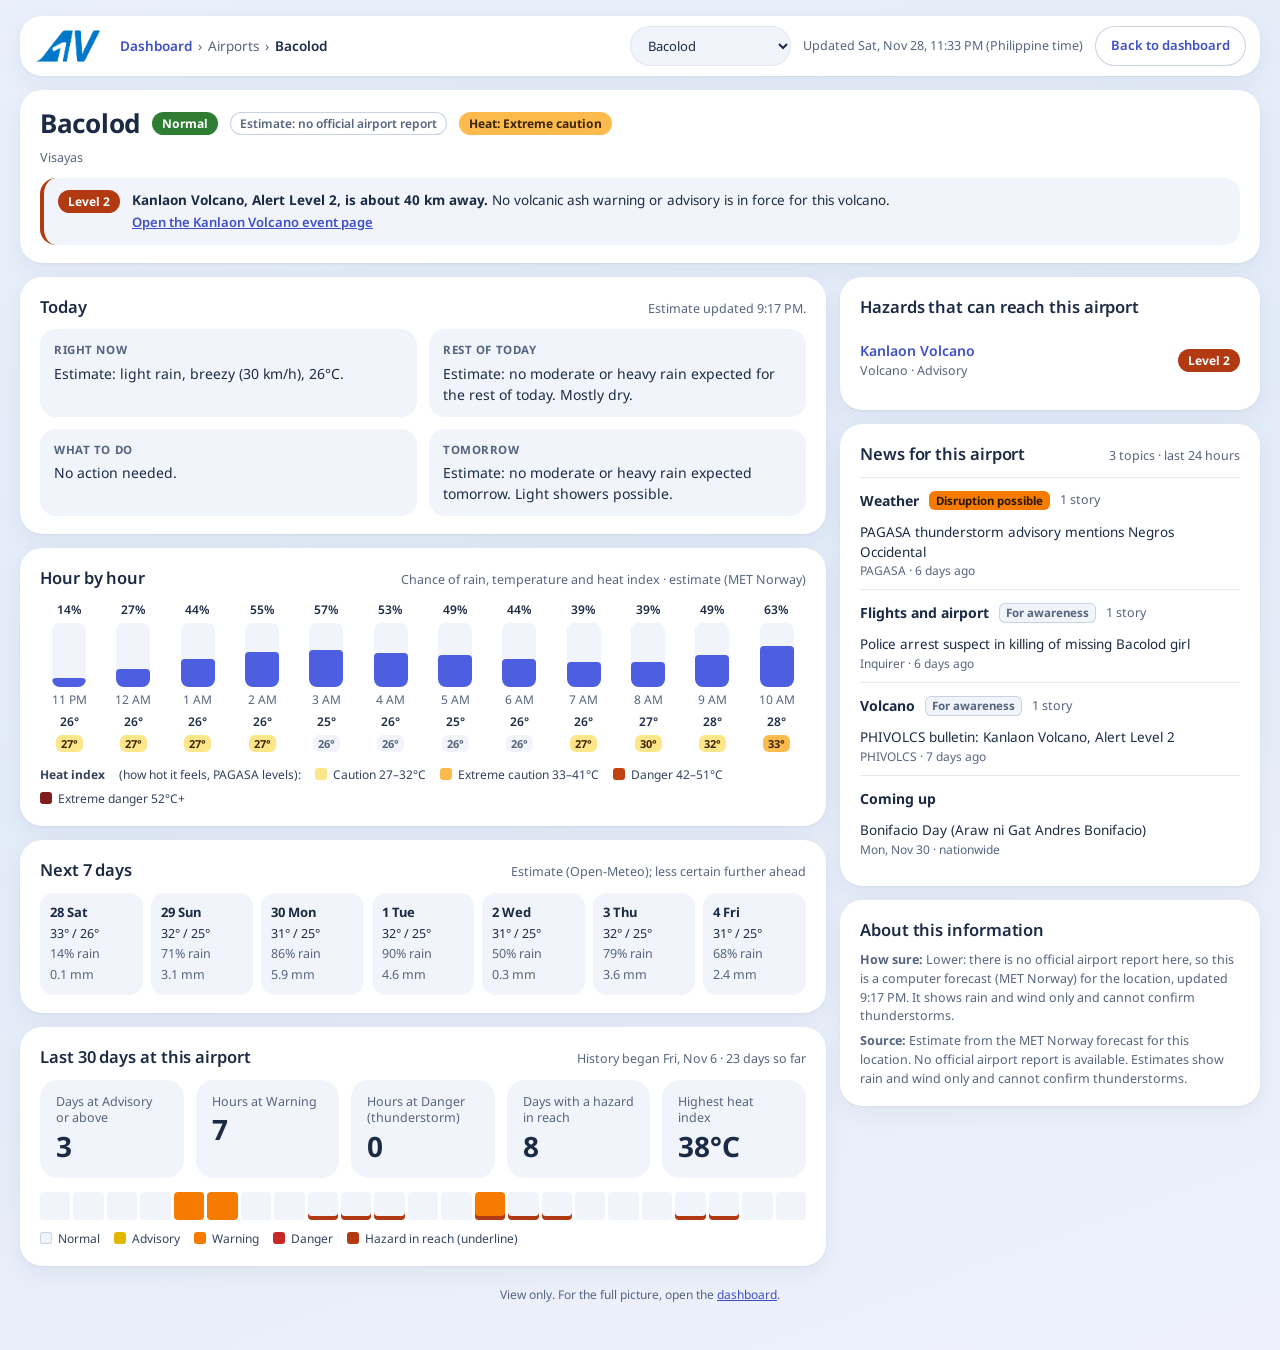
<file: docs/airport.html>
<!doctype html>
<html lang="en">
<head>
<meta charset="utf-8">
<meta name="viewport" content="width=device-width, initial-scale=1">
<title>Airport | Disruption Management Dashboard</title>
<link rel="icon" href="data:image/svg+xml,%3Csvg xmlns='http://www.w3.org/2000/svg' viewBox='0 0 100 100'%3E%3Ctext y='.9em' font-size='90'%3E%E2%9B%85%3C/text%3E%3C/svg%3E">
<link rel="stylesheet" href="pages.css">
<script src="pages.js"></script>
</head>
<body>
<div class="wrap" id="app"><div class="loading">Loading the latest airport data…</div></div>
<script>
(function () {
  var E = AW.esc, app = AW.$('app');
  var id = AW.param('id');
  AW.load('data.json').then(function (d) {
    var aps = (d.airports || []).slice().sort(function (a, b) { return a.name.localeCompare(b.name); });
    var a = aps.filter(function (x) { return x.id === id; })[0] || aps.filter(function (x) { return (x.icao || '').toLowerCase() === String(id || '').toLowerCase(); })[0];
    var opts = '<label class="vh" for="apSel">Choose an airport</label><select class="sel" id="apSel">' + (a ? '' : '<option value="">Choose an airport</option>') +
      aps.map(function (x) { return '<option value="' + E(x.id) + '"' + (a && x.id === a.id ? ' selected' : '') + '>' + E(x.name) + '</option>'; }).join('') + '</select>';
    if (!a) { app.innerHTML = AW.header(['Airports'], d, opts) + '<div class="card empty">Choose an airport from the list above.</div>'; wire(); return; }
    document.title = a.name + ' | Disruption Management Dashboard';
    var region = { luzon: 'Luzon', visayas: 'Visayas', mindanao: 'Mindanao' }[a.region] || a.region;
    var haz = AW.hazardsFor(d, a), heat = a.heat || null;

    /* hero */
    var h = '<section class="card hero"><div class="t"><h1>' + E(a.name) + '</h1>' + AW.pill(a.level) +
      (a.est ? '<span class="pill est">Estimate: no official airport report</span>' : '') +
      (heat && heat.lv && heat.lv !== 'caution' ? AW.heatPill(heat.lv) : '') + '</div>' +
      '<span class="sub">' + E(region) + (a.icao ? ' · ' + E(a.icao) : '') + '</span>';
    if (a.what) h += '<p class="lead"><b>' + E(a.what) + '</b> ' + E(a.when) + '.</p>';
    haz.forEach(function (z) {
      h += '<div class="haz ' + z.kind + '"><span class="pill ' + z.kind + '">' + E(z.tag) + '</span><div class="tx"><span>' + z.line + '</span>' +
        (z.todo && z.todo !== 'No action needed.' ? '<span><b>What to do:</b> ' + E(z.todo) + '</span>' : '') +
        '<a href="' + AW.evUrl(z.key) + '">Open the ' + E(AW.short(z.title)) + ' event page</a></div></div>';
    });
    if (heat && heat.lv && (heat.lv === 'danger' || heat.lv === 'xdanger')) {
      h += '<div class="haz heat">' + AW.heatPill(heat.lv, 'Heat: ' + heat.word) + '<div class="tx"><span><b>Heat index ' + heat.peak + '°C ' + (heat.when === 'now' ? 'now' : 'forecast ' + E(heat.when) + (heat.day === 'tomorrow' ? ' tomorrow' : '')) + '.</b></span><span><b>What to do:</b> ' + E(heat.todo) + '</span></div></div>';
    }
    h += '</section>';

    /* today */
    var main = '<div class="card"><div class="hd"><h2>Today</h2><span class="sub">' + E(a.upd) + '</span></div><div class="kv">' +
      '<div><span class="k">Right now</span><span class="v">' + E(a.now) + '</span></div>' +
      '<div><span class="k">Rest of today</span><span class="v">' + E(a.next) + '</span></div>' +
      '<div><span class="k">What to do</span><span class="v">' + E(a.todo) + '</span></div>' +
      '<div><span class="k">Tomorrow</span><span class="v">' + E(a.tmr) + '</span></div></div></div>';

    /* hour by hour */
    var hrs = a.hours || [];
    if (hrs.length) {
      var anyHi = hrs.some(function (x) { return x[6] != null; });
      main += '<div class="card"><div class="hd"><h2>Hour by hour</h2><span class="sub">Chance of rain' + (anyHi ? ', temperature and heat index' : ' and temperature') + ' · estimate (' + E(a.estsrc || 'MET Norway') + ')</span></div><div class="hours">' +
        hrs.map(function (x) {
          var pc = x[5], hi = x[6], lv = hi == null ? null : hi >= 52 ? 'xdanger' : hi >= 42 ? 'danger' : hi >= 33 ? 'xcaution' : hi >= 27 ? 'caution' : null;
          var tipTxt = AW.hour(x[0]) + ': ' + (pc == null ? 'chance of rain not available' : pc + '% chance of rain') + ', ' + x[2] + ' mm, wind ' + x[3] + ' km/h, ' + x[1] + '°C' + (hi != null ? ', heat index ' + hi + '°C' : '');
          return '<div class="hr" title="' + E(tipTxt) + '"><span class="pc">' + (pc == null ? '–' : pc + '%') + '</span><div class="bar" aria-hidden="true"><i style="height:' + (pc || 0) + '%"></i></div>' +
            '<span class="tm">' + AW.hour(x[0]) + '</span><span class="tp">' + x[1] + '°</span>' +
            (hi != null ? '<span class="hi pill h-' + (lv || 'none') + '" title="Heat index">' + hi + '°</span>' : '') + '</div>';
        }).join('') + '</div>' +
        (anyHi ? '<div class="legend"><b>Heat index</b> (how hot it feels, PAGASA levels):<span><i class="sw" style="background:var(--h1)"></i>Caution 27–32°C</span><span><i class="sw" style="background:var(--h2)"></i>Extreme caution 33–41°C</span><span><i class="sw" style="background:var(--h3)"></i>Danger 42–51°C</span><span><i class="sw" style="background:var(--h4)"></i>Extreme danger 52°C+</span></div>' : '') + '</div>';
    }

    /* next 7 days */
    var wk = a.week || [];
    if (wk.length) {
      main += '<div class="card"><div class="hd"><h2>Next 7 days</h2><span class="sub">Estimate (Open-Meteo); less certain further ahead</span></div><div class="week">' +
        wk.map(function (w) {
          var ms = AW.ymdMs(w[0]);
          return '<div class="day"><b>' + new Intl.DateTimeFormat('en-US', { weekday: 'short', day: 'numeric', timeZone: AW.TZ }).format(new Date(ms)) + '</b><span>' + w[4] + '° / ' + w[5] + '°</span><span class="muted">' + (w[1] == null ? '–' : w[1] + '% rain') + '</span>' + (w[6] ? '<span class="muted">' + w[6] + ' mm</span>' : '') + '</div>';
        }).join('') + '</div></div>';
    }
    main += '<div class="card" id="hist"><div class="hd"><h2>Last 30 days at this airport</h2><span class="sub">From the dashboard\'s saved history</span></div><div class="empty">Loading history…</div></div>';

    /* side */
    var side = '<div class="card"><h2 style="margin-bottom:10px">Hazards that can reach this airport</h2>';
    if (haz.length) side += '<div class="rows">' + haz.map(function (z) {
      return '<div class="row"><div class="nm"><a href="' + AW.evUrl(z.key) + '">' + E(z.title) + '</a><span>' + E(AW.KINDWORD[z.kind]) + ' · ' + E(AW.LEVEL[z.lv]) + '</span></div><span class="pill ' + z.kind + '">' + E(z.tag) + '</span></div>';
    }).join('') + '</div>';
    else side += '<p class="sub" style="margin:0">No typhoon, earthquake or volcano alert reaches this airport right now.</p>';
    side += '</div>';

    var seen = {}, stories = [];
    [a.id].concat(haz.map(function (z) { return z.key; })).forEach(function (k) {
      ((d.news || {})[k] || []).forEach(function (s) { if (!seen[s.link]) { seen[s.link] = 1; stories.push(s); } });
    });
    var groups = {};
    stories.forEach(function (s) { var t = s.topic || 'other'; (groups[t] = groups[t] || []).push(s); });
    var IR = { reported: 0, possible: 1, awareness: 2 };
    var gl = Object.keys(groups).map(function (t) {
      var g = groups[t].sort(function (x, y) { return (IR[x.impact] - IR[y.impact]) || (y.ms - x.ms); });
      return { t: t, g: g, imp: g[0].impact || 'awareness' };
    }).sort(function (x, y) { return (IR[x.imp] - IR[y.imp]) || (y.g[0].ms - x.g[0].ms); });
    side += '<div class="card"><div class="hd"><h2>News for this airport</h2><span class="sub">' + (gl.length ? AW.plural(gl.length, 'topic') + ' · last ' + (d.news_hours || 24) + ' hours' : '') + '</span></div>';
    if (gl.length) side += gl.map(function (x) {
      return '<div class="news-g"><div class="gh"><b>' + E(AW.TOPIC[x.t] || 'Other news') + '</b><span class="imp ' + x.imp + '">' + E(AW.IMPACT[x.imp]) + '</span><span class="sub">' + AW.plural(x.g.length, 'story', 'stories') + '</span></div>' +
        x.g.slice(0, 4).map(function (s) { return '<a class="story" href="' + E(s.link) + '" target="_blank" rel="noopener">' + E(s.title) + '<span>' + E(s.src) + ' · ' + AW.ago(s.ms) + '</span></a>'; }).join('') + '</div>';
    }).join('');
    else side += '<p class="sub" style="margin:0">No news about this airport or its area in the last ' + (d.news_hours || 24) + ' hours.</p>';
    var up = (d.upcoming || []).filter(function (u) { return !u.airports || !u.airports.length || u.airports.indexOf(a.id) >= 0; }).slice(0, 4);
    side += '<div class="news-g"><div class="gh"><b>Coming up</b></div>' + (up.length ? up.map(function (u) {
      return '<div class="story">' + E(u.title) + '<span>' + E(u.when) + (u.scope === 'national' ? ' · nationwide' : '') + '</span></div>';
    }).join('') : '<span class="sub">No holiday or planned event entered for the next ' + (d.upcoming_days || 7) + ' days.</span>') + '</div></div>';

    side += '<div id="camSlot"></div><div class="card"><h2 style="margin-bottom:8px">About this information</h2><p class="sub" style="margin:0 0 6px"><b>How sure:</b> ' + E(a.conf) + '</p><p class="sub" style="margin:0"><b>Source:</b> ' + E(a.src) + '</p></div>';

    app.innerHTML = AW.header(['Airports', a.name], d, opts) + h + '<div class="cols"><div class="stack">' + main + '</div><aside class="stack">' + side + '</aside></div>' +
      '<footer class="foot">View only. For the full picture, open the <a href="./">dashboard</a>.</footer>';
    wire();

    /* nearby cameras: a player when one may be shown here, and links to cameras on other sites */
    AW.loadOpt('webcams.json').then(function (W) {
      var pk = AW.camPick(W, a.id), el = AW.$('camSlot'), p = pk.player;
      if (!el || (!p && !pk.links.length)) return;
      var h = '<div class="card cam" id="camera"><div class="hd"><h2>Nearby camera' + (p && p.kind === 'youtube' ? ' <span class="pill normal" style="vertical-align:2px">Live</span>' : '') + '</h2>' + (p && p.km != null ? '<span class="sub">About ' + Math.round(p.km) + ' km away</span>' : '') + '</div>';
      if (p) h += '<div class="camframe"><iframe src="' + E(p.src) + '" title="' + E('Camera: ' + p.title) + '" allow="autoplay; encrypted-media; fullscreen; picture-in-picture" allowfullscreen referrerpolicy="strict-origin-when-cross-origin"></iframe></div>' +
        '<p class="sub" style="margin:8px 0 0"><b style="color:var(--ink)">' + E(p.title) + '</b><br>' + E(AW.camCaption(p)) + ' A public camera, not an official weather report.</p>';
      if (pk.links.length) h += '<div class="camlinks"><span class="k">' + (p ? 'More cameras' : 'Cameras on other sites') + '</span>' + pk.links.map(function (l) {
        return '<a href="' + E(l.url) + '" target="_blank" rel="noopener"><b>' + E(l.title) + '</b><span>' + E((l.by ? l.by + ' · ' : '') + (l.note || 'Opens the camera\'s own page')) + '</span></a>';
      }).join('') + '</div>';
      el.innerHTML = h + '</div>';
      if (location.hash === '#camera') el.scrollIntoView({ block: 'start' });
    });

    /* history: the last 30 days */
    var months = AW.monthsBack(d.generated_ms || Date.now(), 2);
    AW.loadHistory(months).then(function (H) {
      var el = AW.$('hist'), days = [];
      H.forEach(function (m) { Object.keys(m.days || {}).forEach(function (k) { days.push([k, m.days[k]]); }); });
      days.sort(function (x, y) { return x[0] < y[0] ? -1 : 1; });
      var since = AW.ymd((d.generated_ms || Date.now()) - 29 * 864e5);
      days = days.filter(function (x) { return x[0] >= since; });
      if (!days.length) { el.querySelector('.empty').textContent = 'History starts with this update. Figures for this airport appear here day by day.'; return; }
      var adv = 0, wh = 0, dh = 0, hz = 0, hiMax = null, cells = '';
      days.forEach(function (x) {
        var e = (x[1].ap || {})[a.id] || {}, top = e.d ? 'danger' : e.w ? 'warning' : e.a ? 'advisory' : 'normal';
        if (top !== 'normal') adv++; wh += AW.bits(e.w); dh += AW.bits(e.d);
        var hzs = Object.keys(x[1].haz || {}).filter(function (k) { var z = x[1].haz[k]; return z.kind !== 'news' && (z.aps || []).indexOf(a.id) >= 0; });
        if (hzs.length) hz++;
        if (e.hi != null && (hiMax == null || e.hi > hiMax)) hiMax = e.hi;
        cells += '<span title="' + E(AW.day(AW.ymdMs(x[0])) + ': ' + AW.LEVEL[top] + (hzs.length ? ', hazard in reach' : '') + (e.hi != null ? ', heat index up to ' + e.hi + '°C' : '')) + '" style="flex:1;min-width:6px;height:28px;border-radius:4px;background:' + (top === 'normal' ? 'var(--soft)' : AW.LVCOLOR[top]) + (hzs.length ? ';box-shadow:inset 0 -4px 0 var(--volc)' : '') + '"></span>';
      });
      var n = days.length;
      el.innerHTML = '<div class="hd"><h2>Last 30 days at this airport</h2><span class="sub">' + (n < 30 ? 'History began ' + AW.day(AW.ymdMs(days[0][0])) + ' · ' + AW.plural(n, 'day') + ' so far' : 'Saved history') + '</span></div>' +
        '<div class="tiles"><div class="tile"><span class="l">Days at Advisory or above</span><b>' + adv + '</b></div><div class="tile"><span class="l">Hours at Warning</span><b>' + wh + '</b></div>' +
        '<div class="tile"><span class="l">Hours at Danger (thunderstorm)</span><b>' + dh + '</b></div><div class="tile"><span class="l">Days with a hazard in reach</span><b>' + hz + '</b></div>' +
        '<div class="tile"><span class="l">Highest heat index</span><b>' + (hiMax == null ? '–' : hiMax + '°C') + '</b></div></div>' +
        '<div style="display:flex;gap:3px;margin-top:14px" aria-label="Highest level each day">' + cells + '</div>' +
        '<div class="legend"><span><i class="sw" style="background:var(--soft);box-shadow:inset 0 0 0 1px var(--rule2)"></i>Normal</span><span><i class="sw" style="background:#E0B800"></i>Advisory</span><span><i class="sw" style="background:var(--warning)"></i>Warning</span><span><i class="sw" style="background:var(--danger)"></i>Danger</span><span><i class="sw" style="background:var(--volc)"></i>Hazard in reach (underline)</span></div>';
    });
  }).catch(function () { AW.fail(app, 'The latest data could not be loaded. Please try again in a moment.'); });

  function wire() {
    var s = AW.$('apSel'); if (s) s.addEventListener('change', function () { if (s.value) location.href = AW.apUrl(s.value); });
  }
})();
</script>
</body>
</html>
</file>
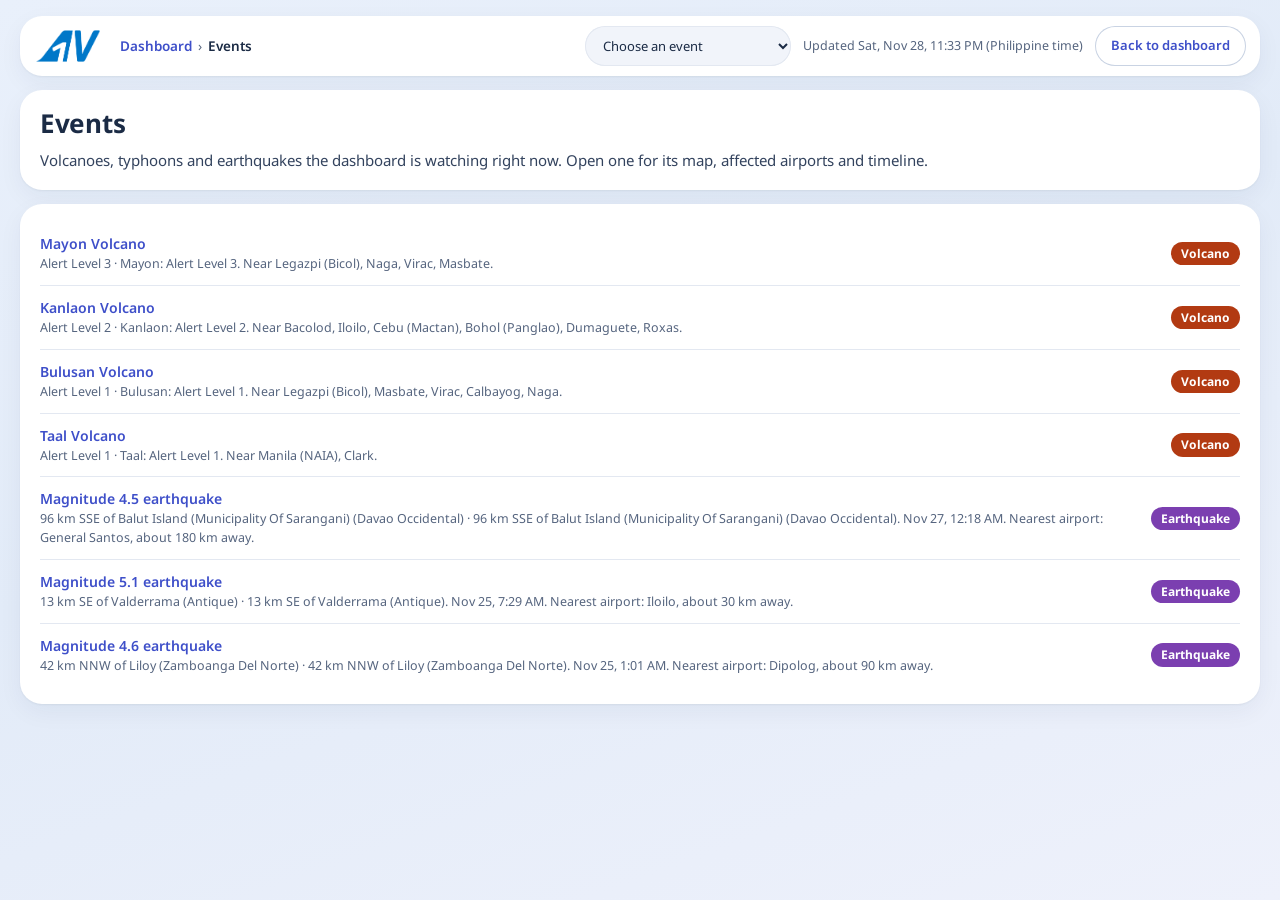
<file: docs/event.html>
<!doctype html>
<html lang="en">
<head>
<meta charset="utf-8">
<meta name="viewport" content="width=device-width, initial-scale=1">
<title>Event | Disruption Management Dashboard</title>
<link rel="icon" href="data:image/svg+xml,%3Csvg xmlns='http://www.w3.org/2000/svg' viewBox='0 0 100 100'%3E%3Ctext y='.9em' font-size='90'%3E%E2%9B%85%3C/text%3E%3C/svg%3E">
<link rel="stylesheet" href="pages.css">
<script src="pages.js"></script>
</head>
<body>
<div class="wrap" id="app"><div class="loading">Loading the latest event data…</div></div>
<script>
(function () {
  var E = AW.esc, app = AW.$('app'), key = AW.param('id');
  var COLOR = { volc: 'var(--volc)', typh: 'var(--typh)', quake: 'var(--quake)' };
  AW.load('data.json').then(function (d) {
    var evs = AW.currentEvents(d), ev = AW.findEvent(d, key);
    var opts = evs.length ? '<label class="vh" for="evSel">Choose an event</label><select class="sel" id="evSel">' + (ev ? '' : '<option value="">Choose an event</option>') +
      evs.map(function (x) { return '<option value="' + E(x.key) + '"' + (ev && x.key === ev.key ? ' selected' : '') + '>' + E(x.title) + '</option>'; }).join('') + '</select>' : '';
    if (!ev) { app.innerHTML = AW.header(['Events'], d, opts) + listView(d, evs, key); wire(); return; }
    var o = ev.o, k = ev.kind, apById = {};
    (d.airports || []).forEach(function (a) { apById[a.id] = a; });
    var byName = {}; (d.airports || []).forEach(function (a) { byName[a.name] = a; });
    document.title = o.title + ' | Disruption Management Dashboard';

    /* what this event is, which airports it reaches, and how the map should look */
    var tag, tagCls = k, lead = [], affected = [], ring = null, hkey, todo = o.todo, src = o.src, track = null, srcPt = { x: o.x, y: o.y };
    if (k === 'volc') {
      tag = o.level ? 'Alert Level ' + o.level : 'Volcano';
      lead = [o.levelline, o.eruptline, o.ashline];
      AW.nearList(o.near, d).forEach(function (n) { affected.push({ a: byName[n.name], km: n.km, note: (o.hits || []).indexOf(n.name) >= 0 ? 'Ash forecast over the airport' : 'No ash forecast' }); });
      (o.hits || []).forEach(function (nm) { if (!affected.some(function (x) { return x.a && x.a.name === nm; }) && byName[nm]) affected.push({ a: byName[nm], km: Math.round(AW.km(o.lat, o.lon, byName[nm].lat, byName[nm].lon)), note: 'Ash forecast over the airport' }); });
      ring = { km: d.volcano_km || 150, lat: o.lat, cls: '', cap: 'Dashed circle: ' + (d.volcano_km || 150) + ' km from the summit, the distance the dashboard watches.' };
      hkey = 'vo:' + o.id;
    } else if (k === 'typh') {
      tag = o.word || 'Tropical cyclone'; tagCls = 'typh';
      lead = [o.where, o.windline, o.reachline, o.fcline, o.cross];
      (o.now || []).forEach(function (nm) { if (byName[nm]) affected.push({ a: byName[nm], note: 'Strong winds can reach now', lv: 'danger' }); });
      (o.soon || []).forEach(function (nm) { if (byName[nm]) affected.push({ a: byName[nm], note: 'Strong winds can reach within 24 hours', lv: 'warning' }); });
      affected.forEach(function (x) { x.km = Math.round(AW.km(o.lat, o.lon, x.a.lat, x.a.lon)); });
      if (o.reach) ring = { km: o.reach, lat: o.lat, cls: 'typh', cap: 'Shaded circle: how far strong winds reach now (about ' + o.reach + ' km).' };
      track = (o.track || []).map(function (p) { return { x: p.x, y: p.y }; });
      if (track.length) track.unshift({ x: o.x, y: o.y });
      hkey = 'ty:' + String(o.name || '').toLowerCase();
    } else {
      tag = 'Magnitude ' + (+o.mag).toFixed(1); tagCls = 'quake';
      lead = [o.where + ' ' + o.when, o.depth, o.near, o.tsu, o.magnote, o.after];
      (o.hits || []).forEach(function (nm) { if (byName[nm]) affected.push({ a: byName[nm], km: Math.round(AW.km(o.lat, o.lon, byName[nm].lat, byName[nm].lon)), note: 'Within 100 km: check runways and facilities' }); });
      ring = { km: 100, lat: o.lat, cls: 'quake', cap: 'Dashed circle: 100 km from the epicentre, the distance the dashboard flags.' };
      hkey = 'eq:' + o.ms;
    }
    lead = lead.filter(function (x) { return x && String(x).trim(); });
    affected = affected.filter(function (x) { return x.a; });

    var h = '<section class="card hero"><div class="t"><h1>' + E(o.title) + '</h1><span class="pill ' + tagCls + '">' + E(tag) + '</span>' +
      '<span class="pill flag">' + (affected.length ? AW.plural(affected.length, 'airport') + ' affected' : 'No airport affected') + '</span></div>' +
      '<p class="lead">' + lead.map(E).join(' ') + '</p>' + (src ? '<span class="srcl">' + E(src) + '</span>' : '') + '</section>';

    /* map + affected airports */
    var fit = [{ x: Math.max(-10, Math.min(110, o.x)), y: Math.max(-10, Math.min(110, o.y)) }];
    affected.forEach(function (x) { fit.push({ x: x.a.x, y: x.a.y }); });
    if (ring && o.x > -5 && o.x < 105 && o.y > -5 && o.y < 105) {
      var rx = ring.km / (111.32 * Math.cos(o.lat * Math.PI / 180)) * 8.69278161, ry = ring.km / 110.57 * 5.91775171;
      fit.push({ x: o.x - rx, y: o.y - ry }, { x: o.x + rx, y: o.y + ry });
    }
    if (track) track.forEach(function (p) { if (p.x > -30 && p.x < 130 && p.y > -30 && p.y < 130) fit.push(p); });
    var onmap = o.x >= 0 && o.x <= 100 && o.y >= 0 && o.y <= 100;
    if (!onmap && !affected.length) fit = [{ x: 0, y: 0 }, { x: 100, y: 100 }];
    var pins = affected.map(function (x) { return { x: x.a.x, y: x.a.y, label: AW.short(x.a.name) + (x.km != null ? ', ' + x.km + ' km' : ''), color: AW.LVCOLOR[x.a.level] }; });
    var sx = Math.max(2, Math.min(98, o.x)), sy = Math.max(2, Math.min(98, o.y));
    pins.unshift({ x: sx, y: sy, label: AW.short(o.dname || o.name || o.title) + (onmap ? '' : ' (off the map)'), color: COLOR[k], cls: 'src' });

    var aff = '<div class="card"><div class="hd"><h2>Airports affected</h2><span class="sub">Weather level now, nearest first</span></div>';
    affected.sort(function (x, y) { return (x.km || 0) - (y.km || 0); });
    aff += affected.length ? '<div class="rows">' + affected.map(function (x) {
      return '<div class="row"><div class="nm"><a href="' + AW.apUrl(x.a.id) + '">' + E(x.a.name) + '</a><span>' + (x.km != null ? 'About ' + x.km + ' km · ' : '') + E(x.note) + '</span></div>' + AW.pill(x.a.level, 'Weather: ' + AW.LEVEL[x.a.level]) + '</div>';
    }).join('') + '</div>' : '<p class="sub" style="margin:0">No Cebu Pacific or Cebgo airport is within reach of this event right now.</p>';
    if (todo) aff += '<div class="haz ' + k + '" style="margin-top:12px"><div class="tx"><span><b>What to do:</b> ' + E(todo) + '</span></div></div>';
    aff += '</div>';

    app.innerHTML = AW.header(['Events', o.title], d, opts) + h +
      '<div class="cols ev"><div class="stack"><div class="card"><div id="mm"></div><div class="cap">' + E(ring && onmap ? ring.cap : (onmap ? '' : AW.short(o.dname || o.name || o.title) + ' is outside this map; its marker sits at the edge, in its direction.')) + (track && track.length > 1 ? ' Dotted line: forecast track.' : '') + '</div></div><div id="evCam"></div>' + aff + '<div class="tiles" id="stats"></div></div><div class="stack"><div class="card" id="tlc"><div class="hd"><h2>Timeline</h2><span class="sub">Newest first · Philippine time</span></div><div class="empty">Loading…</div></div></div></div>' +
      '<footer class="foot">View only. For the full picture, open the <a href="./">dashboard</a>.</footer>';
    wire();
    AW.miniMap(AW.$('mm'), { fit: fit, pins: pins, rings: ring && onmap ? [{ x: o.x, y: o.y, km: ring.km, lat: ring.lat, cls: ring.cls }] : [], track: track, alt: 'Map of ' + o.title + ' and the airports it reaches', maxZoom: 6 });

    /* live camera of the volcano (cameras.json), playing muted on its own */
    if (k === 'volc') AW.loadOpt('webcams.json').then(function (W) {
      var c = (((W || {}).volcanoes || {})[o.id] || []).filter(function (x) { return x.youtube; })[0], el = AW.$('evCam');
      if (!c || !el) return;
      el.innerHTML = '<div class="card"><div class="hd"><h2>Live camera <span class="pill normal" style="vertical-align:2px">Live</span></h2><span class="sub">' + E(c.source || 'YouTube') + '</span></div>' +
        '<div class="camframe"><iframe src="' + E(AW.ytSrc(c.youtube)) + '" title="' + E('Live camera: ' + o.title) + '" allow="autoplay; encrypted-media; fullscreen; picture-in-picture" allowfullscreen referrerpolicy="strict-origin-when-cross-origin"></iframe></div>' +
        '<p class="sub" style="margin:8px 0 0">' + E(c.title) + '. Live video, playing muted. A public camera, not an official PHIVOLCS observation.</p></div>';
    });

    /* timeline: saved history, the latest official status, and news */
    var stories = ((d.news || {})[ev.key] || []).slice();
    AW.loadHistory(AW.monthsBack(d.generated_ms || Date.now(), 3)).then(function (H) {
      var items = [], hdays = 0, flagged = {}, seen = [];
      H.forEach(function (m) {
        Object.keys(m.days || {}).forEach(function (day) {
          var z = (m.days[day].haz || {})[hkey]; if (!z) return;
          hdays++; (z.aps || []).forEach(function (i) { flagged[i] = 1; });
          seen.push({ day: day, z: z, names: (z.aps || []).map(function (i) { return AW.short((apById[i] || {}).name || m.airports[i] || i); }) });
        });
      });
      // one timeline entry for each run of days where the same airports were flagged at the same level
      seen.sort(function (x, y) { return x.day < y.day ? -1 : 1; });
      var runs = [];
      seen.forEach(function (x) {
        var r = runs[runs.length - 1], sig = x.names.join('|') + '#' + x.z.lv;
        if (r && r.sig === sig && AW.ymdMs(x.day) - AW.ymdMs(r.last) <= 864e5 + 1) { r.last = x.day; r.n++; }
        else runs.push({ sig: sig, first: x.day, last: x.day, n: 1, z: x.z, names: x.names });
      });
      var today = AW.ymd(d.generated_ms || Date.now());
      runs.forEach(function (r) {
        var lvw = AW.LEVEL[r.z.lv === 'possible' ? 'advisory' : r.z.lv], nm = r.names.length ? AW.plural(r.names.length, 'airport') : '';
        var span = r.n === 1 ? '' : (r.last === today ? 'Since ' + AW.day(AW.ymdMs(r.first)) + ' (' + r.n + ' days)' : AW.day(AW.ymdMs(r.first)) + ' to ' + AW.day(AW.ymdMs(r.last)) + ' (' + r.n + ' days)');
        items.push({ ms: r.z.first && r.n === 1 ? r.z.first : AW.ymdMs(r.first), cls: 'k-dash', t: nm ? (r.last === today ? 'Dashboard is flagging ' : 'Dashboard flagged ') + nm : 'Dashboard tracked this event',
          s: [r.names.length ? AW.list(r.names) + '.' : '', span].filter(Boolean).join(' '), src: 'Dashboard · ' + lvw });
      });
      var now = d.generated_ms || Date.now();
      if (k === 'volc') items.push({ ms: now, cls: 'k-official', t: o.level ? 'PHIVOLCS: Alert Level ' + o.level : 'Latest official status', s: o.levelline, src: 'Official · latest check' });
      if (k === 'volc' && o.erupt_ms) items.push({ ms: o.erupt_ms, cls: 'k-official', t: 'Eruption reported', s: o.eruptline, src: 'Official' });
      if (k === 'quake') items.push({ ms: o.ms, cls: 'k-official', t: o.title, s: o.where, src: 'Official · ' + o.src });
      if (k === 'typh') items.push({ ms: o.ms || now, cls: 'k-official', t: 'Latest warning: ' + o.title, s: o.where, src: 'Official · RSMC Tokyo and aviation storm warnings' });
      stories.forEach(function (s) { items.push({ ms: s.ms, cls: '', t: s.title, link: s.link, src: s.src + (s.impact ? ' · ' + AW.IMPACT[s.impact] : '') }); });
      items.sort(function (x, y) { return y.ms - x.ms; });
      var el = AW.$('tlc');
      el.innerHTML = '<div class="hd"><h2>Timeline</h2><span class="sub">Newest first · Philippine time</span></div>' + (items.length ? '<div class="tl">' + items.slice(0, 40).map(function (x) {
        return '<div class="it ' + x.cls + '"><span class="d">' + AW.day(x.ms) + '<br>' + AW.time(x.ms) + '</span><span class="dot"><i></i></span><div class="tx">' +
          (x.link ? '<a href="' + E(x.link) + '" target="_blank" rel="noopener">' + E(x.t) + '</a>' : '<b>' + E(x.t) + '</b>') + (x.s ? '<span>' + E(x.s) + '</span>' : '') + '<small>' + E(x.src) + '</small></div></div>';
      }).join('') + '</div>' : '<div class="empty">Nothing recorded yet.</div>') +
        (hdays ? '' : '<p class="sub" style="margin:8px 0 0">The dashboard began keeping history in November 2026, so earlier days of this event are not in the timeline.</p>');
      AW.$('stats').innerHTML = '<div class="tile"><span class="l">Days tracked by the dashboard</span><b>' + hdays + '</b></div><div class="tile"><span class="l">Airports flagged so far</span><b>' + Math.max(Object.keys(flagged).length, affected.length) + '</b></div><div class="tile"><span class="l">Stories and bulletins</span><b>' + stories.length + '</b></div>';
    });
  }).catch(function () { AW.fail(app, 'The latest data could not be loaded. Please try again in a moment.'); });

  function listView(d, evs, key) {
    var KW = { volc: 'Volcano', typh: 'Typhoon', quake: 'Earthquake' };
    var h = '<section class="card hero"><h1>Events</h1><p class="lead">' + (key ? 'That event is no longer active. ' : '') + 'Volcanoes, typhoons and earthquakes the dashboard is watching right now. Open one for its map, affected airports and timeline.</p></section>';
    h += '<div class="card">' + (evs.length ? '<div class="rows">' + evs.map(function (x) {
      return '<div class="row"><div class="nm"><a href="' + AW.evUrl(x.key) + '">' + E(x.title) + '</a><span>' + E(x.sub) + (x.line ? ' · ' + E(x.line) : '') + '</span></div><span class="pill ' + x.kind + '">' + KW[x.kind] + '</span></div>';
    }).join('') + '</div>' : '<div class="empty">No volcano, typhoon or earthquake is being watched right now.</div>') + '</div>';
    return h;
  }
  function wire() { var s = AW.$('evSel'); if (s) s.addEventListener('change', function () { if (s.value) location.href = AW.evUrl(s.value); }); }
})();
</script>
</body>
</html>
</file>
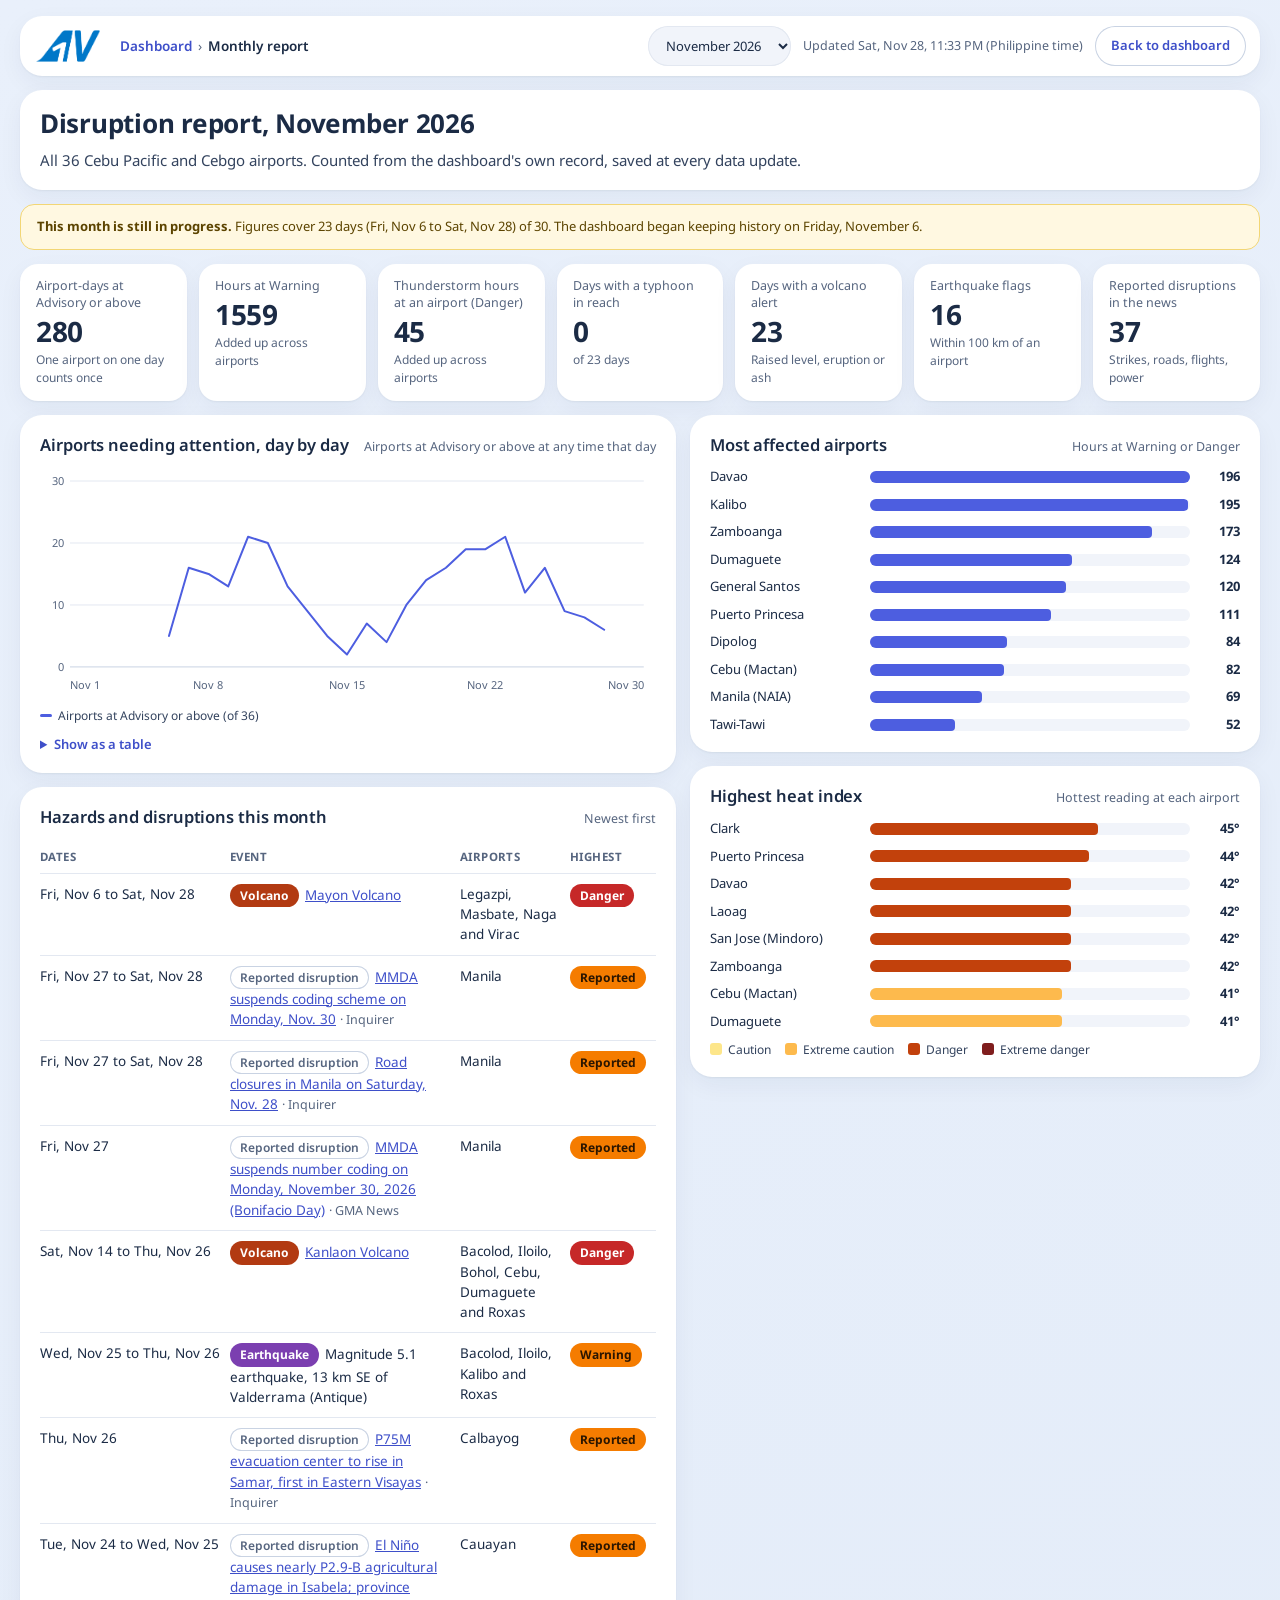
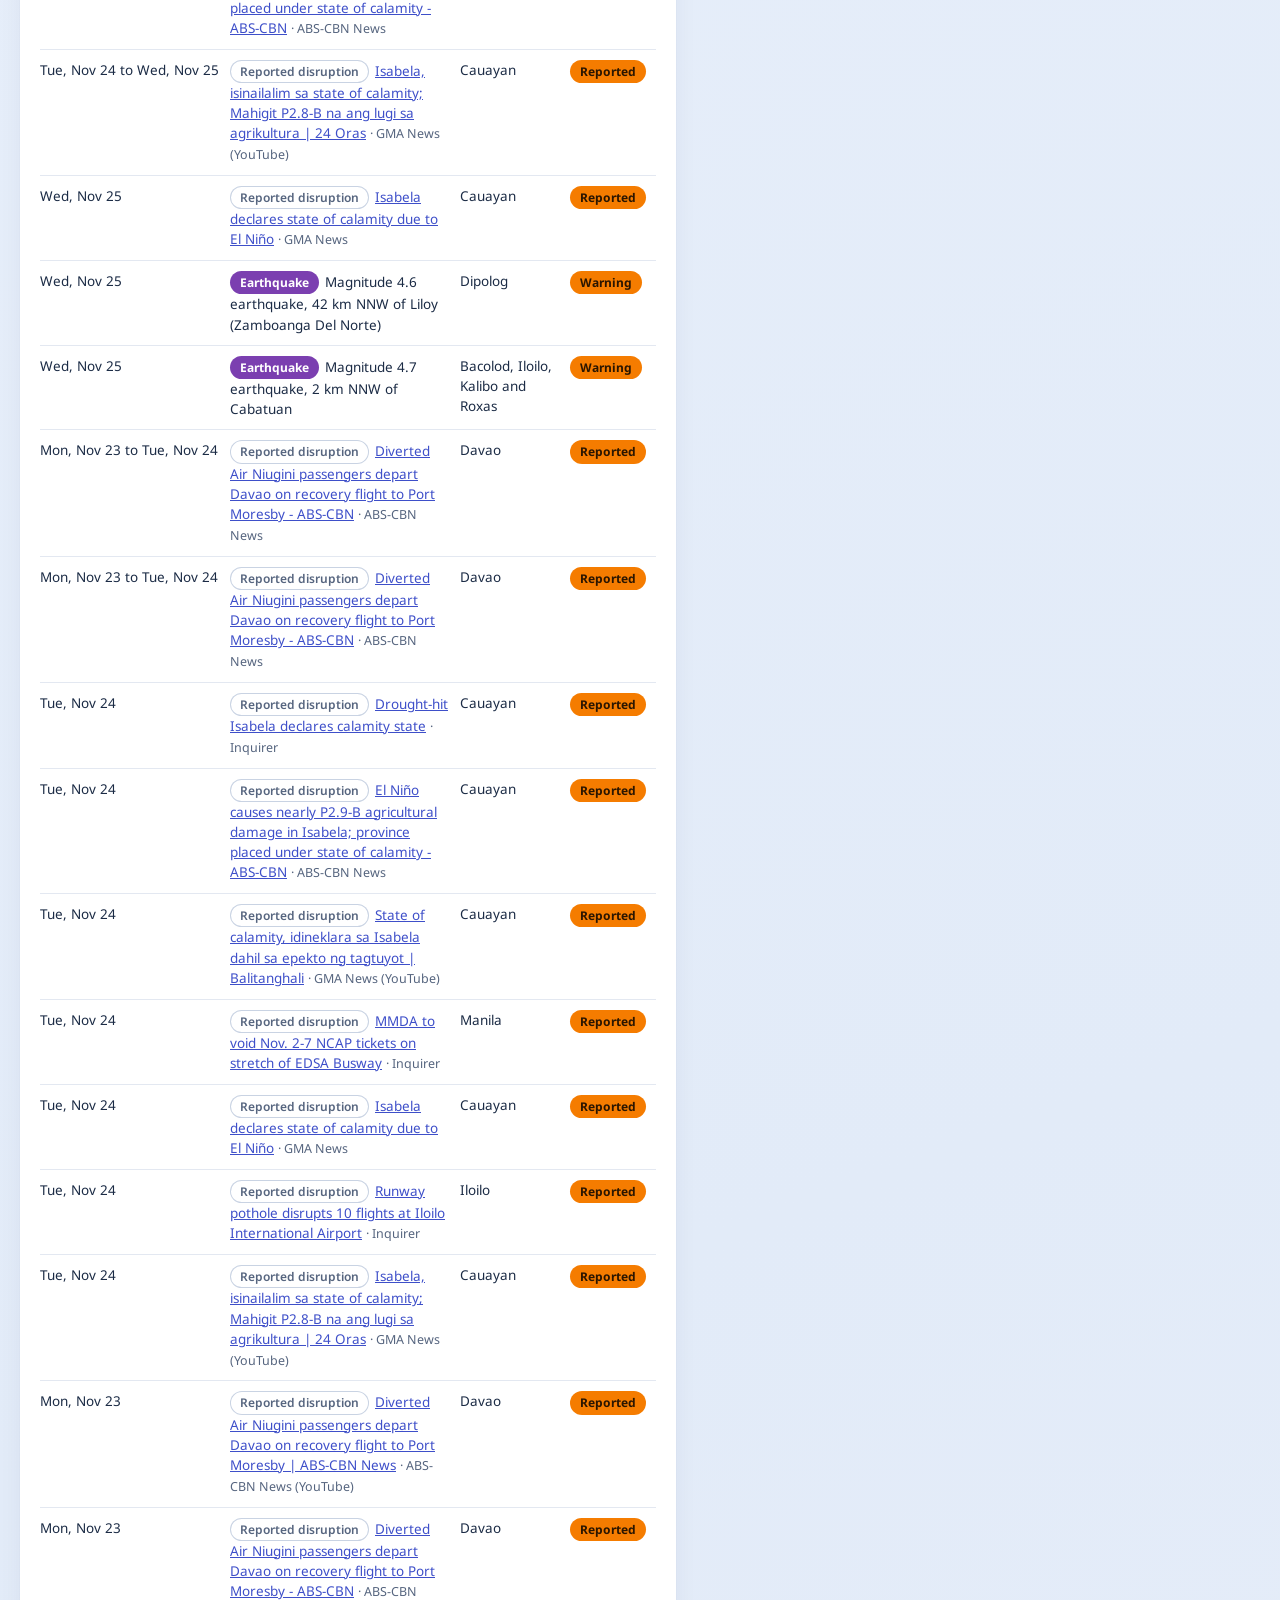
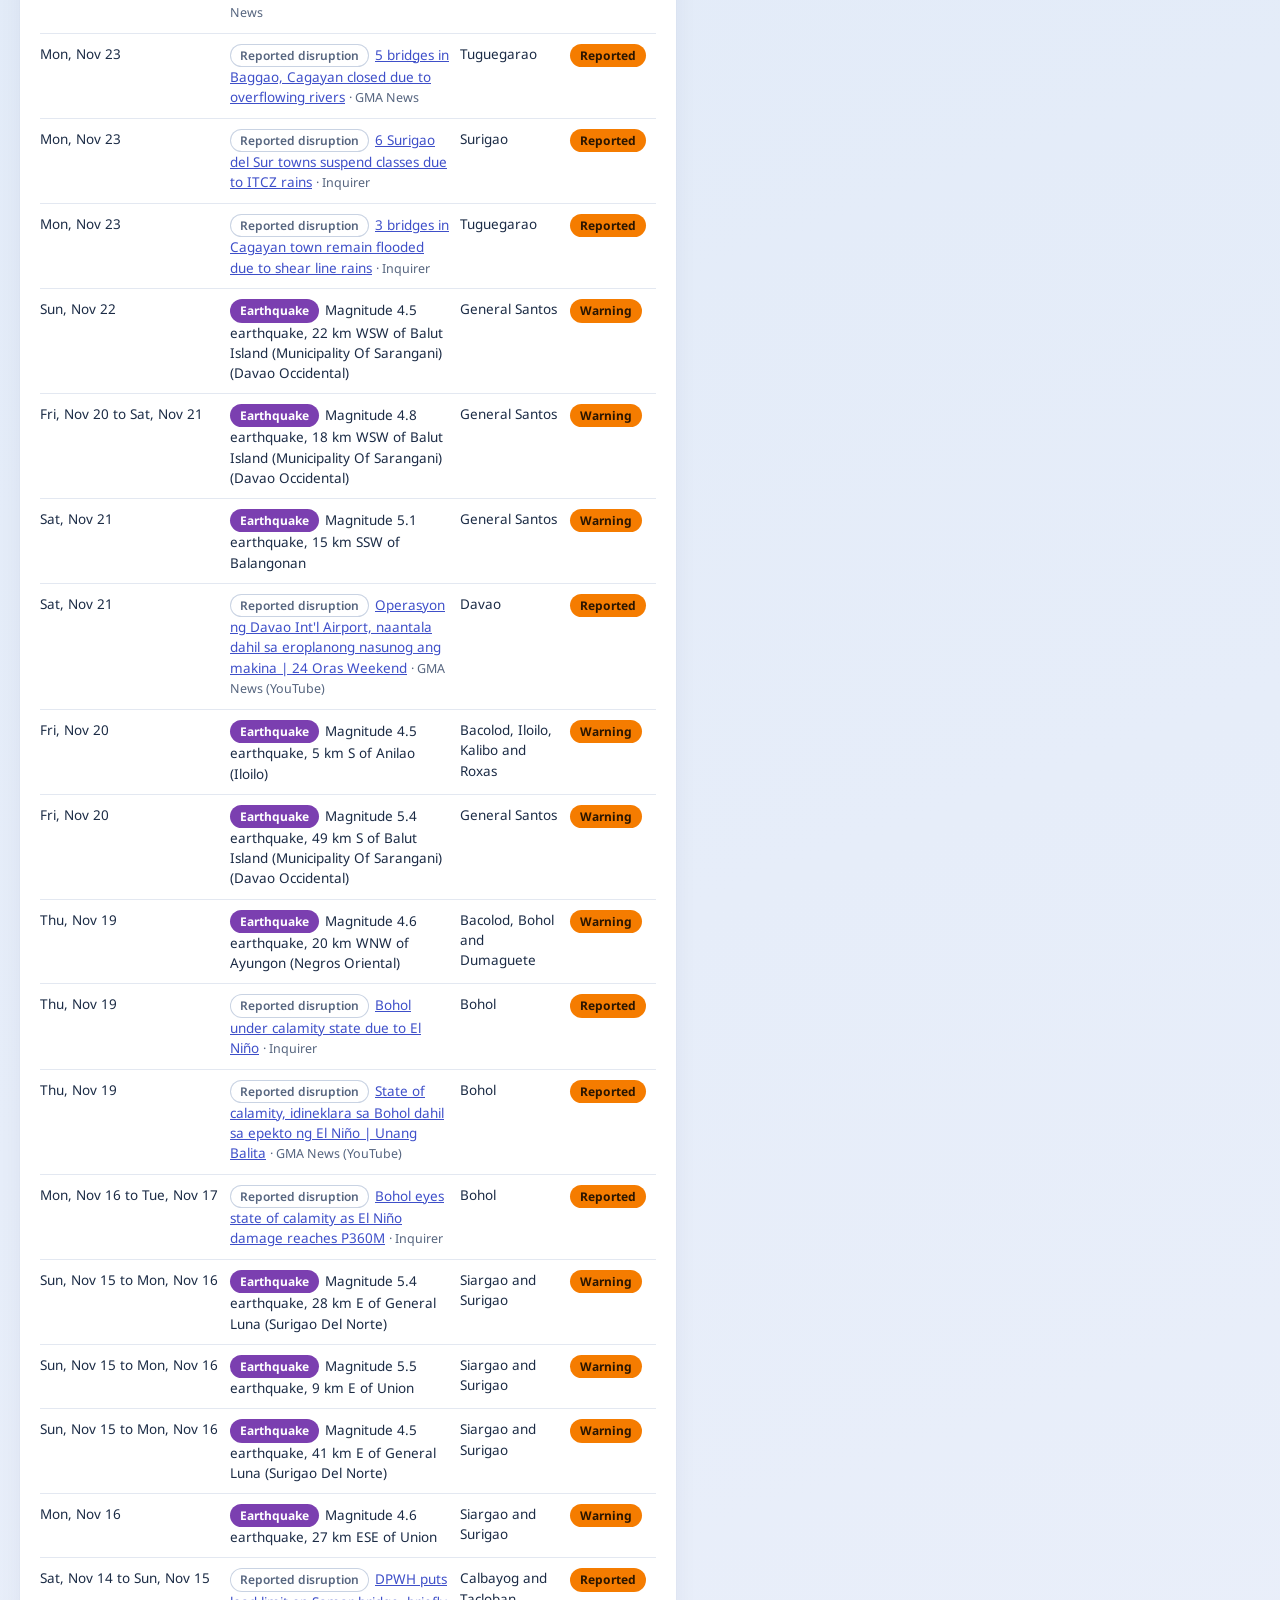
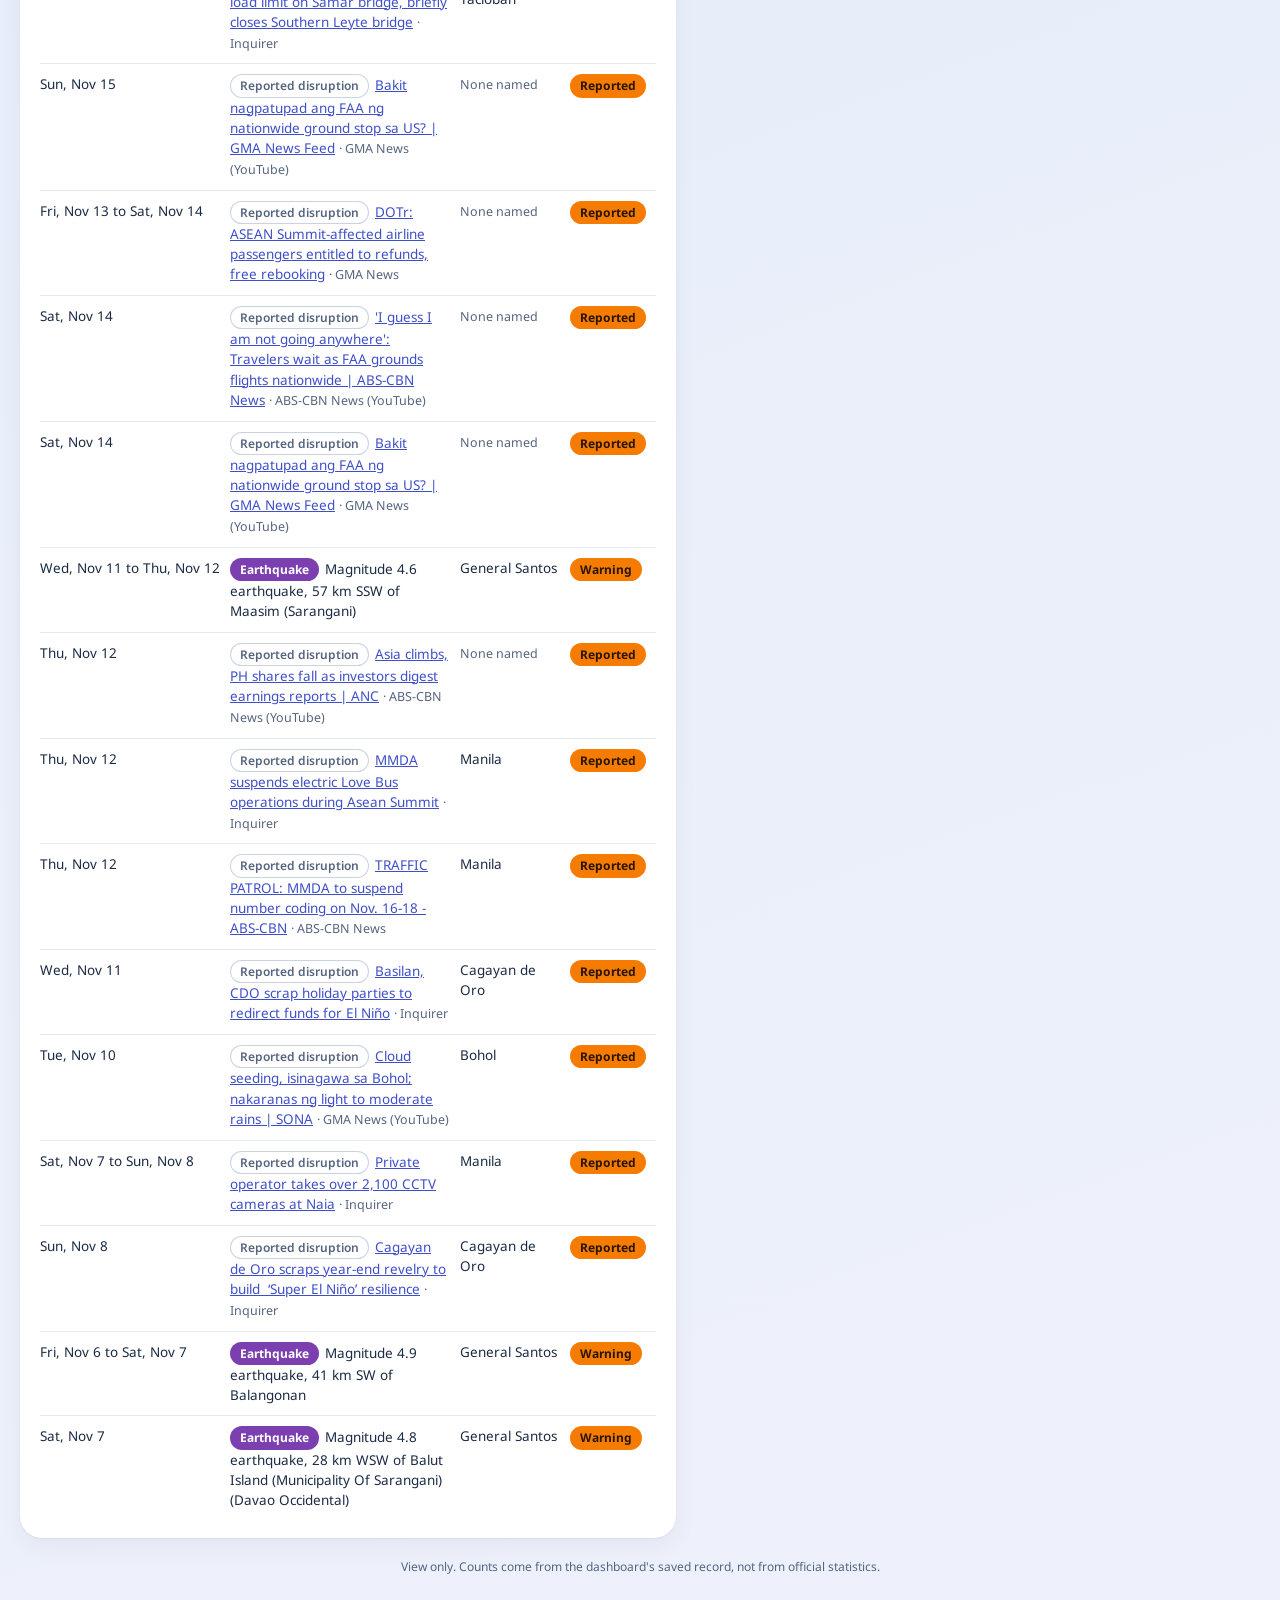
<file: docs/report.html>
<!doctype html>
<html lang="en">
<head>
<meta charset="utf-8">
<meta name="viewport" content="width=device-width, initial-scale=1">
<title>Monthly report | Disruption Management Dashboard</title>
<link rel="icon" href="data:image/svg+xml,%3Csvg xmlns='http://www.w3.org/2000/svg' viewBox='0 0 100 100'%3E%3Ctext y='.9em' font-size='90'%3E%E2%9B%85%3C/text%3E%3C/svg%3E">
<link rel="stylesheet" href="pages.css">
<script src="pages.js"></script>
</head>
<body>
<div class="wrap" id="app"><div class="loading">Loading the monthly report…</div></div>
<script>
(function () {
  var E = AW.esc, app = AW.$('app');
  var KIND = { typhoon: 'Typhoon', volcano: 'Volcano', quake: 'Earthquake', news: 'Reported disruption' };
  var KCLS = { typhoon: 'typh', volcano: 'volc', quake: 'quake', news: 'flag' };
  var LV = { danger: 'Danger', warning: 'Warning', advisory: 'Advisory', possible: 'Reported', awareness: 'For awareness' };
  Promise.all([AW.load('data.json').catch(function () { return {}; }), AW.loadOpt('history/index.json')]).then(function (r) {
    var d = r[0] || {}, ix = r[1], months = (ix && ix.months) || [];
    var want = AW.param('month'); if (months.indexOf(want) < 0) want = months[months.length - 1];
    var sel = months.length ? '<label class="vh" for="mSel">Month</label><select class="sel" id="mSel">' + months.slice().reverse().map(function (m) { return '<option value="' + m + '"' + (m === want ? ' selected' : '') + '>' + AW.monthName(m) + '</option>'; }).join('') + '</select>' : '';
    if (!want) {
      app.innerHTML = AW.header(['Monthly report'], d, '') + '<section class="card hero"><h1>Monthly disruption report</h1><p class="lead">The dashboard keeps a daily record of every airport\'s alert level, heat index, and the typhoons, volcanoes, earthquakes and reported disruptions that reached them. The first report appears here after the next data update and fills in day by day.</p></section>';
      return;
    }
    AW.load('history/' + want + '.json').then(function (H) { render(d, H, sel, months); }).catch(function () { AW.fail(app, 'The report for this month could not be loaded.'); });
  });

  function render(d, H, sel, months) {
    var names = H.airports || {}; (d.airports || []).forEach(function (a) { names[a.id] = a.name; });
    var days = Object.keys(H.days || {}).sort(), n = days.length;
    var apDays = 0, wH = 0, dH = 0, tyDays = 0, voDays = 0, eqDays = 0, nwN = 0, per = {}, heat = {}, daily = [], haz = {};
    days.forEach(function (k) {
      var D = H.days[k], cnt = 0, kinds = {};
      Object.keys(D.ap || {}).forEach(function (id) {
        var e = D.ap[id], p = per[id] = per[id] || { w: 0, d: 0, days: 0 };
        if (e.a || e.w || e.d) { apDays++; cnt++; p.days++; }
        var w = AW.bits(e.w), dd = AW.bits(e.d); wH += w; dH += dd; p.w += w; p.d += dd;
        if (e.hi != null && (heat[id] == null || e.hi > heat[id])) heat[id] = e.hi;
      });
      Object.keys(D.haz || {}).forEach(function (hk) {
        var z = D.haz[hk]; kinds[z.kind] = 1;
        var x = haz[hk] = haz[hk] || { key: hk, kind: z.kind, title: z.title, aps: {}, lv: z.lv, first: k, last: k, n: 0, link: z.link, src: z.src, vol: z.vol };
        x.last = k; x.n++; x.title = z.title; (z.aps || []).forEach(function (i) { x.aps[i] = 1; });
        var order = ['awareness', 'possible', 'advisory', 'warning', 'danger']; if (order.indexOf(z.lv) > order.indexOf(x.lv)) x.lv = z.lv;
      });
      if (kinds.typhoon) tyDays++; if (kinds.volcano) voDays++; if (kinds.quake) eqDays++;
      daily.push({ k: k, n: cnt, ty: !!kinds.typhoon });
    });
    Object.keys(haz).forEach(function (k) { if (haz[k].kind === 'news') nwN++; });
    var y = +H.month.slice(0, 4), m = +H.month.slice(5, 7), dim = new Date(Date.UTC(y, m, 0)).getUTCDate();
    var partial = n < dim;

    var h = AW.header(['Monthly report'], d, sel);
    h += '<section class="card hero"><div class="t"><h1>Disruption report, ' + AW.monthName(H.month) + '</h1></div><p class="lead">All ' + Object.keys(names).length + ' Cebu Pacific and Cebgo airports. Counted from the dashboard\'s own record, saved at every data update.</p></section>';
    if (partial) h += '<div class="note"><span><b>' + (H.month === months[months.length - 1] && days[n - 1] === AW.ymd(d.generated_ms || Date.now()) ? 'This month is still in progress.' : 'Part of this month is missing.') + '</b> Figures cover ' + AW.plural(n, 'day') + ' (' + AW.day(AW.ymdMs(days[0])) + ' to ' + AW.day(AW.ymdMs(days[n - 1])) + ') of ' + dim + '.' + (months[0] === H.month ? ' The dashboard began keeping history on ' + AW.dayLong(AW.ymdMs(days[0])) + '.' : '') + '</span></div>';
    h += '<div class="tiles">' +
      tile('Airport-days at Advisory or above', apDays, 'One airport on one day counts once') +
      tile('Hours at Warning', wH, 'Added up across airports') +
      tile('Thunderstorm hours at an airport (Danger)', dH, 'Added up across airports') +
      tile('Days with a typhoon in reach', tyDays, 'of ' + AW.plural(n, 'day')) +
      tile('Days with a volcano alert', voDays, 'Raised level, eruption or ash') +
      tile('Earthquake flags', Object.keys(haz).filter(function (k) { return haz[k].kind === 'quake'; }).length, 'Within 100 km of an airport') +
      tile('Reported disruptions in the news', nwN, 'Strikes, roads, flights, power') + '</div>';

    // two columns that stack their cards, so a short card never leaves a gap beside a tall one
    var L = '<div class="card"><div class="hd"><h2>Airports needing attention, day by day</h2><span class="sub">Airports at Advisory or above at any time that day</span></div><div id="lc"></div>' +
      '<details class="tv"><summary>Show as a table</summary><div class="scrollx"><table class="tbl"><thead><tr><th>Day</th><th>Airports</th><th>Typhoon in reach</th></tr></thead><tbody>' +
      daily.map(function (x) { return '<tr><td>' + AW.day(AW.ymdMs(x.k)) + '</td><td>' + x.n + '</td><td>' + (x.ty ? 'Yes' : '') + '</td></tr>'; }).join('') + '</tbody></table></div></details></div>';

    var top = Object.keys(per).map(function (id) { return { id: id, v: per[id].w + per[id].d, days: per[id].days }; }).filter(function (x) { return x.v > 0 || x.days > 0; })
      .sort(function (a, b) { return b.v - a.v || b.days - a.days; }).slice(0, 10);
    var mx = Math.max.apply(null, top.map(function (x) { return x.v; }).concat([1]));
    var R = '<div class="card"><div class="hd"><h2>Most affected airports</h2><span class="sub">Hours at Warning or Danger</span></div>' + (top.length ? '<div class="bars">' + top.map(function (x) {
      return '<a href="' + AW.apUrl(x.id) + '">' + E(names[x.id] || x.id) + '</a><span class="tr" title="' + E((names[x.id] || x.id) + ': ' + x.v + ' hours at Warning or Danger, ' + x.days + ' days at Advisory or above') + '"><i style="width:' + (x.v / mx * 100) + '%"></i></span><b>' + x.v + '</b>';
    }).join('') + '</div>' : '<div class="empty">No airport reached Warning or Danger this month.</div>') + '</div>';

    var hot = Object.keys(heat).map(function (id) { return { id: id, v: heat[id] }; }).sort(function (a, b) { return b.v - a.v; }).slice(0, 8);
    var hl = function (v) { return v >= 52 ? 'xdanger' : v >= 42 ? 'danger' : v >= 33 ? 'xcaution' : v >= 27 ? 'caution' : null; };
    L += '<div class="card"><div class="hd"><h2>Hazards and disruptions this month</h2><span class="sub">Newest first</span></div>';
    var hz = Object.keys(haz).map(function (k) { return haz[k]; }).sort(function (a, b) { return a.last < b.last ? 1 : a.last > b.last ? -1 : 0; });
    L += hz.length ? '<div class="scrollx"><table class="tbl"><thead><tr><th>Dates</th><th>Event</th><th>Airports</th><th>Highest</th></tr></thead><tbody>' + hz.map(function (x) {
      var ap = Object.keys(x.aps).map(function (i) { return AW.short(names[i] || i); });
      var evKey = x.kind === 'volcano' ? 'v:' + x.vol : x.kind === 'typhoon' ? 't:' + x.key.slice(3) : null;
      var live = evKey && d.volcanoes ? AW.findEvent(d, evKey) : null;
      var title = live ? '<a href="' + AW.evUrl(live.key) + '">' + E(x.title) + '</a>' : x.link ? '<a href="' + E(x.link) + '" target="_blank" rel="noopener">' + E(x.title) + '</a>' : E(x.title);
      var dates = x.first === x.last ? AW.day(AW.ymdMs(x.first)) : AW.day(AW.ymdMs(x.first)) + ' to ' + AW.day(AW.ymdMs(x.last));
      return '<tr><td style="white-space:nowrap">' + dates + '</td><td><span class="pill ' + KCLS[x.kind] + '" style="margin-right:6px">' + KIND[x.kind] + '</span>' + title + (x.src ? ' <span class="sub">· ' + E(x.src) + '</span>' : '') + '</td><td>' + (ap.length ? E(AW.list(ap)) : '<span class="sub">None named</span>') + '</td><td>' + (LV[x.lv] ? '<span class="pill ' + (x.lv === 'possible' ? 'warning' : x.lv === 'awareness' ? 'flag' : x.lv) + '">' + LV[x.lv] + '</span>' : '') + '</td></tr>';
    }).join('') + '</tbody></table></div>' : '<div class="empty">No typhoon, volcano or earthquake alert and no reported disruption reached an airport this month.</div>';
    L += '</div>';
    R += '<div class="card"><div class="hd"><h2>Highest heat index</h2><span class="sub">Hottest reading at each airport</span></div>' + (hot.length ? '<div class="bars">' + hot.map(function (x) {
      var lv = hl(x.v);
      return '<a href="' + AW.apUrl(x.id) + '">' + E(names[x.id] || x.id) + '</a><span class="tr"><i style="width:' + Math.max(4, (x.v - 20) / 35 * 100) + '%;background:var(--' + ({ caution: 'h1', xcaution: 'h2', danger: 'h3', xdanger: 'h4' }[lv] || 'rule2') + ')"></i></span><b>' + x.v + '°</b>';
    }).join('') + '</div><div class="legend"><span><i class="sw" style="background:var(--h1)"></i>Caution</span><span><i class="sw" style="background:var(--h2)"></i>Extreme caution</span><span><i class="sw" style="background:var(--h3)"></i>Danger</span><span><i class="sw" style="background:var(--h4)"></i>Extreme danger</span></div>' : '<div class="empty">No heat index recorded yet.</div>') + '</div>';
    h += '<div class="cols ev"><div class="stack">' + L + '</div><div class="stack">' + R + '</div></div>';
    h += '<footer class="foot">View only. Counts come from the dashboard\'s saved record, not from official statistics.</footer>';
    app.innerHTML = h;
    var s = AW.$('mSel'); if (s) s.addEventListener('change', function () { location.href = 'report.html?month=' + s.value; });
    lineChart(AW.$('lc'), daily, dim, H.month, Object.keys(names).length);
  }
  function tile(l, v, n) { return '<div class="tile"><span class="l">' + E(l) + '</span><b>' + v + '</b>' + (n ? '<span class="n">' + E(n) + '</span>' : '') + '</div>'; }

  function lineChart(el, daily, dim, month, total) {
    var W = Math.max(300, Math.min(640, el.clientWidth || 640)), Hh = W < 500 ? 200 : 230, L = 30, R = 12, T = 14, B = 30, by = {};
    daily.forEach(function (x) { by[+x.k.slice(8, 10)] = x; });
    var mx = Math.max(4, Math.max.apply(null, daily.map(function (x) { return x.n; }).concat([0])));
    var step = mx <= 8 ? 2 : mx <= 20 ? 5 : 10; mx = Math.ceil(mx / step) * step;
    var X = function (day) { return L + (day - 1) / (dim - 1) * (W - L - R); }, Y = function (v) { return T + (1 - v / mx) * (Hh - T - B); };
    var s = '<svg class="chart" viewBox="0 0 ' + W + ' ' + Hh + '" role="img" aria-label="Line chart: airports at Advisory or above on each day of ' + E(AW.monthName(month)) + '">';
    // typhoon days as a soft band
    for (var dd = 1; dd <= dim; dd++) if (by[dd] && by[dd].ty) s += '<rect x="' + (X(dd) - (W - L - R) / (dim - 1) / 2) + '" y="' + T + '" width="' + ((W - L - R) / (dim - 1)) + '" height="' + (Hh - T - B) + '" fill="var(--typh)" opacity=".12"/>';
    for (var v = 0; v <= mx; v += step) s += '<line class="' + (v ? 'grid' : 'base') + '" x1="' + L + '" x2="' + (W - R) + '" y1="' + Y(v) + '" y2="' + Y(v) + '"/><text x="' + (L - 6) + '" y="' + (Y(v) + 4) + '" text-anchor="end">' + v + '</text>';
    [1, 8, 15, 22, dim].forEach(function (dd2) { s += '<text x="' + X(dd2) + '" y="' + (Hh - 8) + '" text-anchor="' + (dd2 === 1 ? 'start' : dd2 === dim ? 'end' : 'middle') + '">' + AW.day(AW.ymdMs(month + '-' + (dd2 < 10 ? '0' : '') + dd2)).replace(/^\w+, /, '') + '</text>'; });
    // the line, broken where a day is missing
    var seg = [], segs = [];
    for (var d3 = 1; d3 <= dim; d3++) { if (by[d3]) seg.push(X(d3).toFixed(1) + ',' + Y(by[d3].n).toFixed(1)); else if (seg.length) { segs.push(seg); seg = []; } }
    if (seg.length) segs.push(seg);
    segs.forEach(function (g) { s += g.length > 1 ? '<polyline class="ln" points="' + g.join(' ') + '"/>' : '<circle class="mk" r="4" cx="' + g[0].split(',')[0] + '" cy="' + g[0].split(',')[1] + '"/>'; });
    s += '<line class="xh" id="xh" x1="0" x2="0" y1="' + T + '" y2="' + (Hh - B) + '" style="display:none"/><circle class="mk" id="xm" r="5" style="display:none"/>';
    s += '<rect class="hit" id="hit" x="' + L + '" y="' + T + '" width="' + (W - L - R) + '" height="' + (Hh - T - B) + '"/></svg>';
    s += '<div class="legend"><span><i class="sw" style="background:var(--accent);height:3px;vertical-align:3px"></i>Airports at Advisory or above (of ' + total + ')</span>' + (daily.some(function (x) { return x.ty; }) ? '<span><i class="sw" style="background:var(--typh);opacity:.3"></i>Typhoon in reach of an airport</span>' : '') + '</div>';
    el.innerHTML = s;
    var svg = el.querySelector('svg'), hit = el.querySelector('#hit'), xh = el.querySelector('#xh'), xm = el.querySelector('#xm');
    function move(ev) {
      var r = svg.getBoundingClientRect(), px = (ev.clientX - r.left) / r.width * W, day = Math.round((px - L) / (W - L - R) * (dim - 1)) + 1;
      day = Math.max(1, Math.min(dim, day)); var x = by[day], k = month + '-' + (day < 10 ? '0' : '') + day;
      xh.setAttribute('x1', X(day)); xh.setAttribute('x2', X(day)); xh.style.display = '';
      if (x) { xm.setAttribute('cx', X(day)); xm.setAttribute('cy', Y(x.n)); xm.style.display = ''; } else xm.style.display = 'none';
      AW.tip.show('<b>' + AW.day(AW.ymdMs(k)) + '</b><br>' + (x ? AW.plural(x.n, 'airport') + ' at Advisory or above' + (x.ty ? '<br>Typhoon in reach' : '') : 'No record for this day'), ev.clientX, ev.clientY);
    }
    function out() { xh.style.display = 'none'; xm.style.display = 'none'; AW.tip.hide(); }
    hit.addEventListener('mousemove', move); hit.addEventListener('mouseleave', out);
    hit.addEventListener('touchstart', function (e) { move(e.touches[0]); }, { passive: true }); hit.addEventListener('touchend', out);
  }
})();
</script>
</body>
</html>
</file>
<file: docs/pages.css>
/* Shared look for the airport, event and report pages. Same colours and type as the dashboard. */
@font-face{font-family:"Noto Sans";font-style:normal;font-weight:100 900;font-display:swap;src:url(assets/noto-sans.woff2) format("woff2")}
:root{--surf:#FFFFFF;--soft:#F1F4FA;--ink:#1B2B45;--ink2:#33435E;--muted:#56657F;--rule:#E3E8F1;--rule2:#C9D3E3;--accent:#4D5EE0;--accent-ink:#3E4FC9;--accent-tint:#EEF0FD;
  --bg:linear-gradient(160deg,#E9F0FB 0%,#E2EBF8 45%,#EEF1FB 100%);--map:#DDEEF3;--shadow:0 1px 2px rgba(27,43,69,.06),0 8px 24px rgba(27,43,69,.05);
  --danger:#C62828;--warning:#F57C00;--advisory:#FFD600;--normal:#2E7D32;--volc:#B23A12;--typh:#1F7F99;--quake:#7B3FB0;
  --h1:#FDE68A;--h2:#FDBA4D;--h3:#C2410C;--h4:#7F1D1D;color-scheme:light}
html[data-theme="dark"]{--surf:#1B2335;--soft:#232D44;--ink:#E8EDF6;--ink2:#C9D3E5;--muted:#9AA8BF;--rule:rgba(140,160,200,.18);--rule2:rgba(140,160,200,.32);--accent:#5B6BEA;--accent-ink:#AEB9FF;--accent-tint:rgba(91,107,234,.18);
  --bg:linear-gradient(160deg,#0B1019 0%,#0E1522 45%,#101726 100%);--map:#0F1A27;--shadow:0 1px 2px rgba(0,0,0,.3),0 8px 24px rgba(0,0,0,.25);--volc:#FF8A5C;--typh:#6ECDE4;--quake:#C58BEA;color-scheme:dark}
*{box-sizing:border-box}
html,body{margin:0}
body{font-family:"Noto Sans","Segoe UI",system-ui,sans-serif;background:var(--bg);background-color:#E9F0FB;min-height:100vh;color:var(--ink);font-size:14px;line-height:1.5;-webkit-font-smoothing:antialiased}
html[data-theme="dark"] body{background-color:#0B1019}
a{color:var(--accent-ink)}a:hover{color:var(--accent)}
a:focus-visible,button:focus-visible,select:focus-visible{outline:2px solid var(--accent);outline-offset:2px}
.wrap{max-width:1392px;margin:0 auto;padding:16px 20px 40px;display:flex;flex-direction:column;gap:14px}
.card{background:var(--surf);border-radius:22px;padding:18px 20px;box-shadow:var(--shadow);min-width:0}
.card h2{margin:0;font-size:16.5px;font-weight:600;letter-spacing:-.005em}
.card .hd{display:flex;justify-content:space-between;align-items:baseline;gap:10px;flex-wrap:wrap;margin-bottom:10px}
.sub{font-size:12.5px;color:var(--muted)}
.muted{color:var(--muted)}
/* header */
header.top{background:var(--surf);border-radius:22px;padding:10px 14px 10px 12px;display:flex;flex-wrap:wrap;align-items:center;gap:10px 16px;box-shadow:var(--shadow)}
header.top .logo{height:32px;width:auto;display:block;padding:0 4px}
html[data-theme="dark"] header.top .logo{filter:brightness(0) invert(1);opacity:.92}
header.top nav{display:flex;flex-wrap:wrap;align-items:center;gap:6px;font-size:13.5px;color:var(--muted);min-width:0}
header.top nav a{text-decoration:none;font-weight:600}
header.top nav b{color:var(--ink);font-weight:600}
header.top .right{margin-left:auto;display:flex;flex-wrap:wrap;align-items:center;gap:8px 12px}
header.top .upd{font-size:12.5px;color:var(--muted)}
.sel{height:40px;border:none;border-radius:999px;background:var(--soft);color:var(--ink);padding:0 14px;font:inherit;font-size:13px;max-width:100%;box-shadow:inset 0 0 0 1px var(--rule)}
.btnlink{display:inline-flex;align-items:center;gap:6px;height:40px;padding:0 16px;border-radius:999px;background:var(--accent);color:#FFFFFF !important;font-size:13px;font-weight:600;text-decoration:none;white-space:nowrap}
.btnlink:hover{filter:brightness(1.08)}
.btnlink.ghost{background:transparent;color:var(--accent-ink) !important;box-shadow:inset 0 0 0 1px var(--rule2)}
.vh{position:absolute;width:1px;height:1px;overflow:hidden;clip:rect(0 0 0 0);white-space:nowrap}
/* hero */
.hero{display:flex;flex-direction:column;gap:10px}
.hero .t{display:flex;flex-wrap:wrap;align-items:center;gap:8px 12px}
.hero h1{margin:0;font-size:26px;font-weight:700;letter-spacing:-.01em;line-height:1.2}
.hero .lead{margin:0;font-size:15px;line-height:1.55;color:var(--ink2);max-width:900px}
.hero .srcl{font-size:12px;color:var(--muted)}
/* pills */
.pill{display:inline-flex;align-items:center;gap:5px;font-size:12px;font-weight:700;border-radius:999px;padding:2px 10px;white-space:nowrap;line-height:1.6}
.pill.danger{background:var(--danger);color:#FFFFFF}
.pill.warning{background:var(--warning);color:#2B1600}
.pill.advisory{background:var(--advisory);color:#3B2F00}
.pill.normal{background:var(--normal);color:#FFFFFF}
.pill.nodata,.pill.est,.pill.flag{background:transparent;color:var(--muted);box-shadow:inset 0 0 0 1px var(--rule2);font-weight:600}
.pill.volc{background:var(--volc);color:#FFFFFF}
.pill.typh{background:var(--typh);color:#FFFFFF}
.pill.quake{background:var(--quake);color:#FFFFFF}
html[data-theme="dark"] .pill.volc,html[data-theme="dark"] .pill.typh,html[data-theme="dark"] .pill.quake{color:#0B1019}
.pill.h-caution{background:var(--h1);color:#3D2600}.pill.h-xcaution{background:var(--h2);color:#3D2600}.pill.h-danger{background:var(--h3);color:#FFFFFF}.pill.h-xdanger{background:var(--h4);color:#FFFFFF}
.pill.h-none{background:var(--soft);color:var(--muted)}
/* hazard strip */
.haz{display:flex;gap:12px;align-items:flex-start;border-radius:16px;padding:12px 14px;background:var(--soft);border-left:4px solid var(--muted)}
.haz.volc{border-left-color:var(--volc)}.haz.typh{border-left-color:var(--typh)}.haz.quake{border-left-color:var(--quake)}.haz.heat{border-left-color:var(--h3)}
.haz .tx{display:flex;flex-direction:column;gap:3px;min-width:0;font-size:13.5px}
.haz .tx a{font-weight:600;font-size:13px}
/* layout */
.cols{display:grid;grid-template-columns:minmax(0,1fr) 420px;gap:14px;align-items:start}
.stack{display:flex;flex-direction:column;gap:14px;min-width:0}
.cols.ev{grid-template-columns:minmax(0,1.15fr) minmax(0,1fr)}
@media (max-width:1000px){.cols,.cols.ev{grid-template-columns:minmax(0,1fr)}}
.kv{display:grid;grid-template-columns:repeat(2,minmax(0,1fr));gap:12px}
@media (max-width:640px){.kv{grid-template-columns:minmax(0,1fr)}}
.kv>div{background:var(--soft);border-radius:16px;padding:12px 14px;display:flex;flex-direction:column;gap:4px}
.kv .k{font-size:11.5px;font-weight:700;letter-spacing:.05em;text-transform:uppercase;color:var(--muted)}
.kv .v{font-size:14px;line-height:1.5}
.tiles{display:grid;grid-template-columns:repeat(auto-fit,minmax(140px,1fr));gap:12px}
.tile{background:var(--surf);border-radius:18px;padding:14px 16px;box-shadow:var(--shadow);display:flex;flex-direction:column;gap:2px}
.card .tile{background:var(--soft);box-shadow:none}
.tile .l{font-size:12.5px;color:var(--muted);line-height:1.35}
.tile b{font-size:28px;font-weight:700;letter-spacing:-.01em;font-variant-numeric:tabular-nums;line-height:1.25}
.tile .n{font-size:12px;color:var(--muted)}
/* hour strip */
.hours{display:grid;grid-template-columns:repeat(12,minmax(44px,1fr));gap:6px;overflow-x:auto;padding-bottom:4px}
.hr{display:flex;flex-direction:column;align-items:center;gap:4px;font-size:12px;text-align:center;min-width:44px}
.hr .bar{width:100%;max-width:34px;height:64px;border-radius:8px;background:var(--soft);display:flex;align-items:flex-end;overflow:hidden}
.hr .bar i{display:block;width:100%;background:var(--accent);border-radius:4px 4px 0 0;min-height:0}
.hr .pc{font-weight:600;font-variant-numeric:tabular-nums}
.hr .tm{color:var(--muted)}
.hr .tp{font-weight:600}
.hr .hi{font-size:11px;font-weight:700;border-radius:6px;padding:0 5px;line-height:1.6}
.legend{display:flex;flex-wrap:wrap;gap:6px 14px;font-size:12px;color:var(--ink2);align-items:center;margin-top:10px}
.legend .sw{display:inline-block;width:12px;height:12px;border-radius:3px;vertical-align:-1px;margin-right:6px}
/* week */
.week{display:grid;grid-template-columns:repeat(7,minmax(84px,1fr));gap:8px;overflow-x:auto}
.day{background:var(--soft);border-radius:14px;padding:10px;display:flex;flex-direction:column;gap:2px;font-size:12.5px;min-width:84px}
.day b{font-size:13px}
/* lists */
.rows{display:flex;flex-direction:column}
.row{display:grid;grid-template-columns:minmax(0,1.4fr) auto;gap:6px 12px;align-items:center;padding:11px 0;border-bottom:1px solid var(--rule)}
.row:last-child{border-bottom:none}
.row .nm{display:flex;flex-direction:column;gap:1px;min-width:0}
.row .nm a,.row .nm b{font-weight:600;font-size:14px;text-decoration:none}
.row .nm span{font-size:12.5px;color:var(--muted)}
.news-g{border-top:1px solid var(--rule);padding:12px 0 4px}
.news-g:first-of-type{border-top:none;padding-top:0}
.news-g .gh{display:flex;flex-wrap:wrap;align-items:center;gap:6px 10px;margin-bottom:6px}
.news-g .gh b{font-size:14px}
.story{display:block;padding:6px 0;text-decoration:none;color:var(--ink);font-size:13.5px;line-height:1.45}
.story:hover{color:var(--accent-ink)}
.story span{display:block;font-size:12px;color:var(--muted)}
.imp{font-size:11.5px;font-weight:700;border-radius:6px;padding:1px 7px}
.imp.reported{background:var(--danger);color:#FFFFFF}.imp.possible{background:var(--warning);color:#2B1600}.imp.awareness{background:var(--soft);color:var(--muted);box-shadow:inset 0 0 0 1px var(--rule2)}
/* timeline */
.tl{display:flex;flex-direction:column;position:relative}
.tl .it{display:grid;grid-template-columns:96px 18px minmax(0,1fr);gap:0 10px;padding:0 0 14px;position:relative}
.tl .it .d{font-size:12.5px;color:var(--muted);text-align:right;padding-top:1px;line-height:1.35}
.tl .it .dot{position:relative;display:flex;justify-content:center}
.tl .it .dot::before{content:"";position:absolute;top:0;bottom:-14px;width:2px;background:var(--rule)}
.tl .it:last-child .dot::before{bottom:0}
.tl .it .dot i{position:relative;width:12px;height:12px;border-radius:50%;background:var(--surf);box-shadow:inset 0 0 0 3px var(--muted);margin-top:4px}
.tl .it.k-official .dot i{box-shadow:inset 0 0 0 3px var(--volc)}
.tl .it.k-dash .dot i{box-shadow:inset 0 0 0 3px var(--accent)}
.tl .it .tx{display:flex;flex-direction:column;gap:2px;min-width:0;font-size:13.5px}
.tl .it .tx a{text-decoration:none;color:var(--ink)}
.tl .it .tx a:hover{color:var(--accent-ink)}
.tl .it .tx small{font-size:12px;color:var(--muted)}
/* mini map */
.mm{position:relative;width:100%;aspect-ratio:4/3;border-radius:16px;overflow:hidden;background:var(--map)}
.mm .mz{position:absolute;aspect-ratio:1000/1506}
.mm .mz img{position:absolute;inset:0;width:100%;height:100%;display:block}
.mm .p{position:absolute;transform:translate(-50%,-50%);display:flex;align-items:center;gap:6px;white-space:nowrap;font-size:12px;font-weight:600;pointer-events:none}
.mm .p i{width:12px;height:12px;border-radius:50%;border:2px solid #FFFFFF;box-shadow:0 1px 3px rgba(0,0,0,.35);flex:none;margin-left:-6px}
.mm .p span{background:rgba(255,255,255,.94);color:#1B2B45;border-radius:7px;padding:1px 7px;box-shadow:0 1px 3px rgba(0,0,0,.18)}
html[data-theme="dark"] .mm .p span{background:rgba(30,39,58,.94);color:#E8EDF6}
.mm .p.lft{flex-direction:row-reverse}.mm .p.lft i{margin-left:0;margin-right:-6px}
.mm .p.src i{width:16px;height:16px;border-radius:4px;transform:rotate(45deg)}
.mm .ring{position:absolute;transform:translate(-50%,-50%);border-radius:50%;border:2px dashed var(--volc);background:rgba(178,58,18,.06);pointer-events:none}
.mm .ring.typh{border-color:var(--typh);background:rgba(31,127,153,.08)}.mm .ring.quake{border-color:var(--quake);background:rgba(123,63,176,.06)}
.mm svg.trk{position:absolute;inset:0;width:100%;height:100%;overflow:visible;pointer-events:none}
.cap{font-size:12px;color:var(--muted);margin-top:8px}
/* notices */
.note{display:flex;gap:10px;align-items:flex-start;padding:12px 16px;border-radius:14px;background:#FFF8E1;border:1px solid #F2D675;color:#5C4400;font-size:13px;line-height:1.5}
html[data-theme="dark"] .note{background:rgba(242,214,117,.10);border-color:rgba(242,214,117,.35);color:#F2DFA0}
.empty{padding:28px 10px;text-align:center;color:var(--muted);font-size:13.5px}
.loading{padding:60px 20px;text-align:center;color:var(--muted)}
/* charts */
.chart{width:100%;height:auto;display:block;overflow:visible}
.chart text{font-family:inherit;fill:var(--muted);font-size:11px}
.chart .grid{stroke:var(--rule)}
.chart .base{stroke:var(--rule2)}
.chart .ln{fill:none;stroke:var(--accent);stroke-width:2;stroke-linejoin:round;stroke-linecap:round}
.chart .mk{fill:var(--accent);stroke:var(--surf);stroke-width:2}
.chart .hit{fill:transparent;cursor:crosshair}
.chart .xh{stroke:var(--muted);stroke-dasharray:3 3}
.tip{position:fixed;z-index:50;pointer-events:none;background:var(--ink);color:var(--surf);font-size:12px;border-radius:8px;padding:6px 9px;box-shadow:0 6px 18px rgba(0,0,0,.2);max-width:260px;line-height:1.4}
.bars{display:grid;grid-template-columns:minmax(110px,150px) minmax(0,1fr) 40px;gap:8px 10px;align-items:center;font-size:13px}
.bars .tr{height:12px;border-radius:6px;background:var(--soft);overflow:hidden}
.bars .tr i{display:block;height:100%;border-radius:0 4px 4px 0;background:var(--accent)}
.bars b{text-align:right;font-variant-numeric:tabular-nums}
.bars a{text-decoration:none;color:var(--ink)}.bars a:hover{color:var(--accent-ink)}
.tbl{width:100%;border-collapse:collapse;font-size:13.5px}
.tbl th{font-size:11.5px;font-weight:700;letter-spacing:.04em;text-transform:uppercase;color:var(--muted);text-align:left;padding:8px 10px 8px 0;border-bottom:1px solid var(--rule)}
.tbl td{padding:10px 10px 10px 0;border-bottom:1px solid var(--rule);vertical-align:top}
.tbl tr:last-child td{border-bottom:none}
.scrollx{overflow-x:auto}
details.tv{margin-top:10px;font-size:13px}
details.tv summary{cursor:pointer;color:var(--accent-ink);font-weight:600}
footer.foot{font-size:12px;color:var(--muted);text-align:center;padding:6px 0}
@media (max-width:640px){
  .wrap{padding:10px 12px 28px;gap:12px}
  .card{padding:16px;border-radius:18px}
  header.top{border-radius:18px}
  header.top .right{margin-left:0;width:100%}
  header.top .right .sel{flex:1}
  .hero h1{font-size:22px}
  .tl .it{grid-template-columns:70px 18px minmax(0,1fr)}
  .bars{grid-template-columns:minmax(90px,120px) minmax(0,1fr) 34px}
}
@media print{body{background:#FFFFFF}.card,header.top,.tile{box-shadow:none;border:1px solid #DDD}}
/* nearby webcam */
.camframe{position:relative;width:100%;aspect-ratio:16/10;border-radius:14px;overflow:hidden;background:#0B1019}
.camframe iframe{position:absolute;inset:0;width:100%;height:100%;border:0}
#camSlot:empty{display:none}
.camlinks{display:flex;flex-direction:column;gap:6px;margin-top:12px;padding-top:10px;border-top:1px solid var(--rule)}
.camlinks .k{font-size:11.5px;font-weight:700;letter-spacing:.05em;text-transform:uppercase;color:var(--muted)}
.camlinks a{display:flex;flex-direction:column;gap:1px;padding:8px 12px;border-radius:12px;background:var(--soft);text-decoration:none;color:var(--ink);font-size:13.5px}
.camlinks a:hover{box-shadow:inset 0 0 0 1px var(--accent)}
.camlinks a span{font-size:12px;color:var(--muted)}
.camlinks a b::after{content:" ↗";color:var(--accent-ink);font-weight:600}
#evCam:empty{display:none}
</file>
